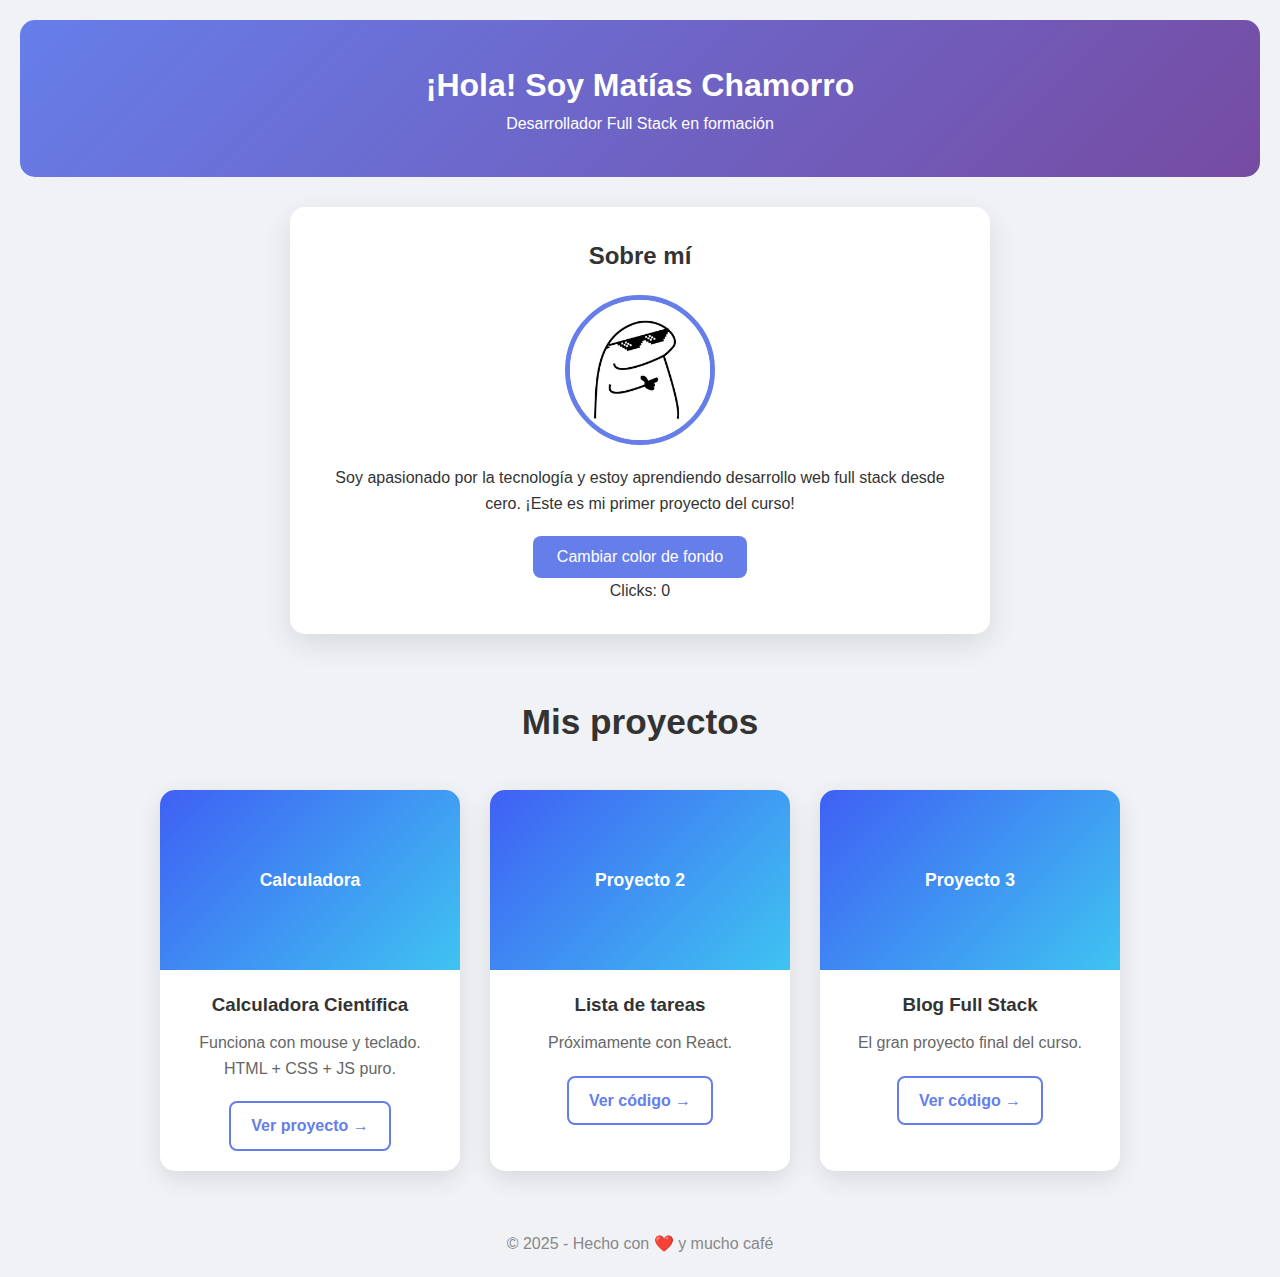
<file: index.html>
<!DOCTYPE html>
<html lang="es">
<head>
    <meta charset="UTF-8">
    <meta name="viewport" content="width=device-width, initial-scale=1.0">
    <title>Mi Portafolio</title>
    <link rel="stylesheet" href="styles.css">
    
</head>
<body>
    <header>
        <h1>¡Hola! Soy Matías Chamorro</h1>
        <p>Desarrollador Full Stack en formación</p>
    </header>

    <main>
        <section class="card">
            <h2>Sobre mí</h2>
            <img src="foto.jpg" alt="Foto de Matías Chamorro" class="foto-perfil">
            <p>Soy apasionado por la tecnología y estoy aprendiendo desarrollo web full stack desde cero. 
               ¡Este es mi primer proyecto del curso!</p>
            <button id="btn-color">Cambiar color de fondo</button>
            <p>Clicks: <span id="contador">0</span></p>
        </section>
        <section class="proyectos">
            <h2>Mis proyectos</h2>
            <div class="grid">
                <div class="tarjeta-proyecto">
                    <div class="imagen-placeholder">Calculadora</div>
                    <h3>Calculadora Científica</h3>
                    <p>Funciona con mouse y teclado. HTML + CSS + JS puro.</p>
                    <a href="calculadora/calculadora.html" class="btn-secundario">Ver proyecto →</a>
                </div>

                <div class="tarjeta-proyecto">
                    <div class="imagen-placeholder">Proyecto 2</div>
                    <h3>Lista de tareas</h3>
                    <p>Próximamente con React.</p>
                    <a href="#" class="btn-secundario">Ver código →</a>
                </div>

                <div class="tarjeta-proyecto">
                    <div class="imagen-placeholder">Proyecto 3</div>
                    <h3>Blog Full Stack</h3>
                    <p>El gran proyecto final del curso.</p>
                    <a href="#" class="btn-secundario">Ver código →</a>
                </div>
            </div>
        </section>
    </main>

    <footer>
        <p>© 2025 - Hecho con ❤️ y mucho café</p>
    </footer>

    <script src="script.js"></script>
</body>
</html>
</file>
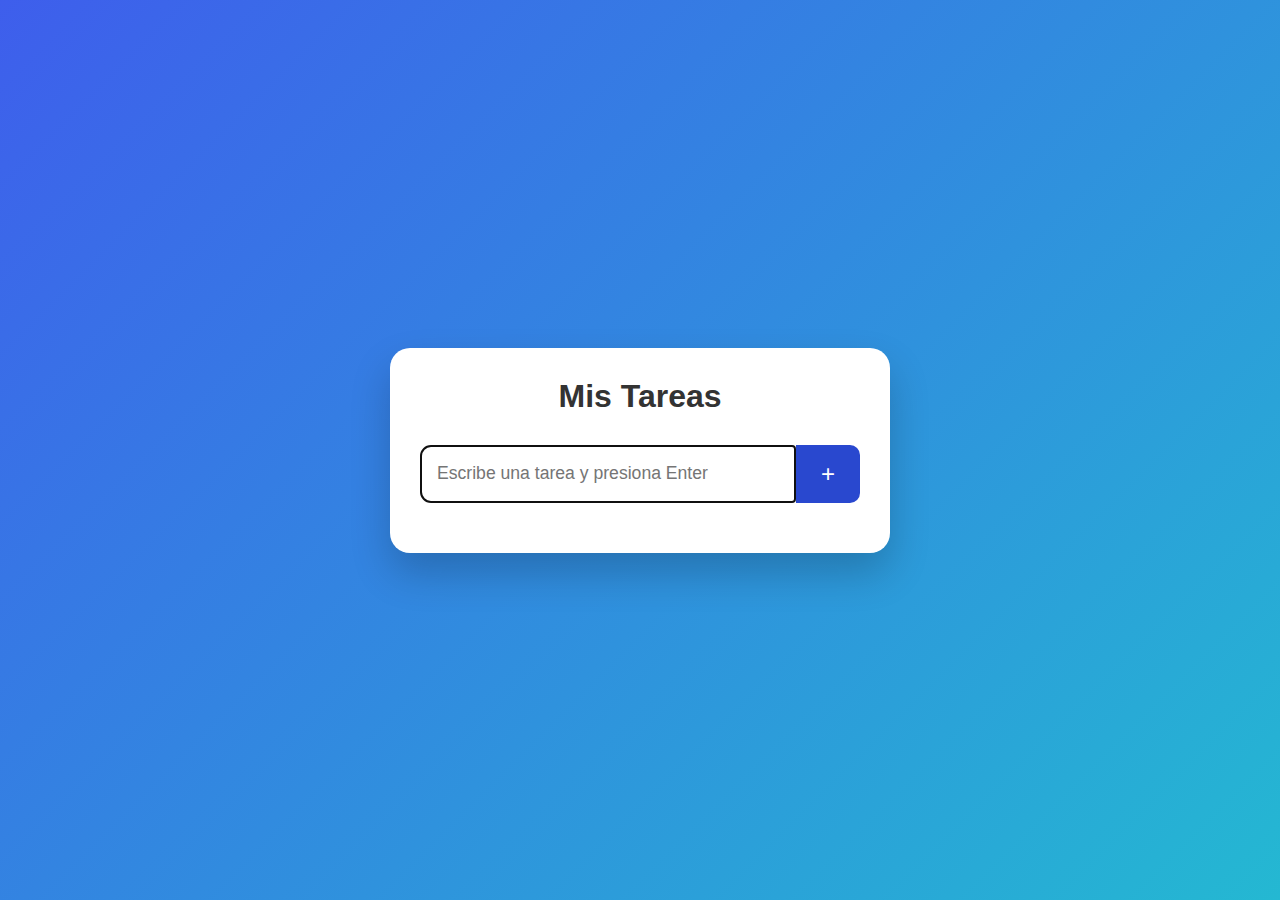
<file: lista_tareas/index.html>
<!DOCTYPE html>
<html lang="es">
<head>
    <meta charset="UTF-8">
    <meta name="viewport" content="width=device-width, initial-scale=1.0">
    <title>Lista de Tareas</title>
    <link rel="stylesheet" href="style.css">
</head>
<body>
    <div class="container">
        <h1>Mis Tareas</h1>
        <div class="input-box">
            <input type="text" id="nueva-tarea" placeholder="Escribe una tarea y presiona Enter" autofocus>
            <button id="agregar">+</button>
        </div>
        <ul id="lista"></ul>
    </div>
    <script src="app.js"></script>
</body>
</html>
</file>
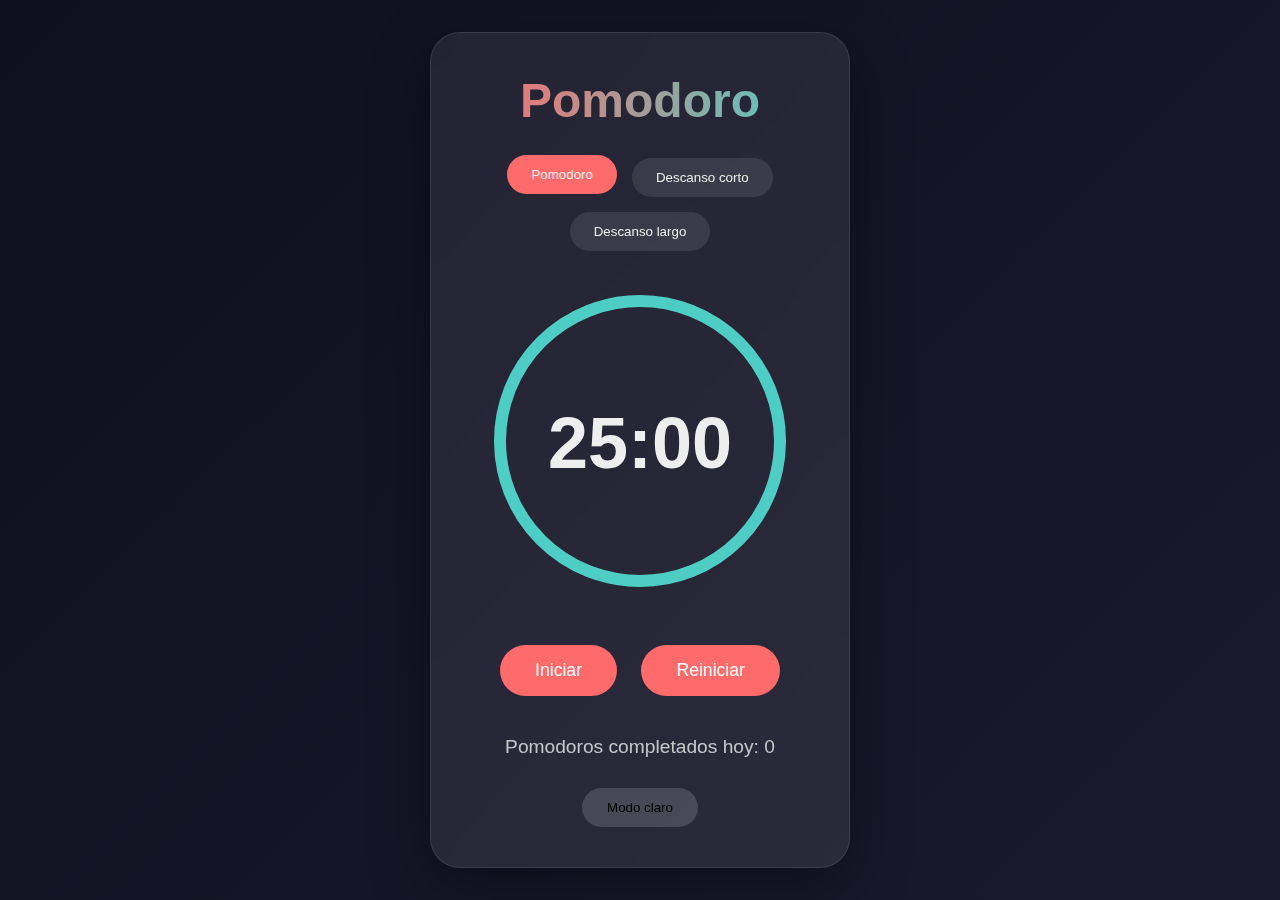
<file: pomodoro/index.html>
<!DOCTYPE html>
<html lang="es">
<head>
    <meta charset="UTF-8">
    <meta name="viewport" content="width=device-width, initial-scale=1.0">
    <title>Pomodoro Obsidian</title>
    <link rel="stylesheet" href="style.css">
</head>
<body>
    <div class="container">
        <div class="card">
            <h1>Pomodoro</h1>
            <div class="modes">
                <button class="mode active" data-time="25">Pomodoro</button>
                <button class="mode" data-time="5">Descanso corto</button>
                <button class="mode" data-time="15">Descanso largo</button>
            </div>

            <div class="timer">
                <svg class="progress-ring" width="300" height="300">
                    <circle class="ring-bg" cx="150" cy="150" r="140"></circle>
                    <circle class="ring-progress" cx="150" cy="150" r="140"></circle>
                </svg>
                <div class="time-display" id="time">25:00</div>
            </div>

            <div class="controls">
                <button id="start">Iniciar</button>
                <button id="pause" class="hidden">Pausar</button>
                <button id="reset">Reiniciar</button>
            </div>

            <div class="stats">
                Pomodoros completados hoy: <span id="count">0</span>
            </div>

            <button id="theme-toggle">Modo claro</button>
        </div>
    </div>

    <audio id="bell" src="https://assets.mixkit.co/sfx/preview/mixkit-bell-notification-933.mp3"></audio>

    <script src="app.js"></script>
</body>
</html>
</file>
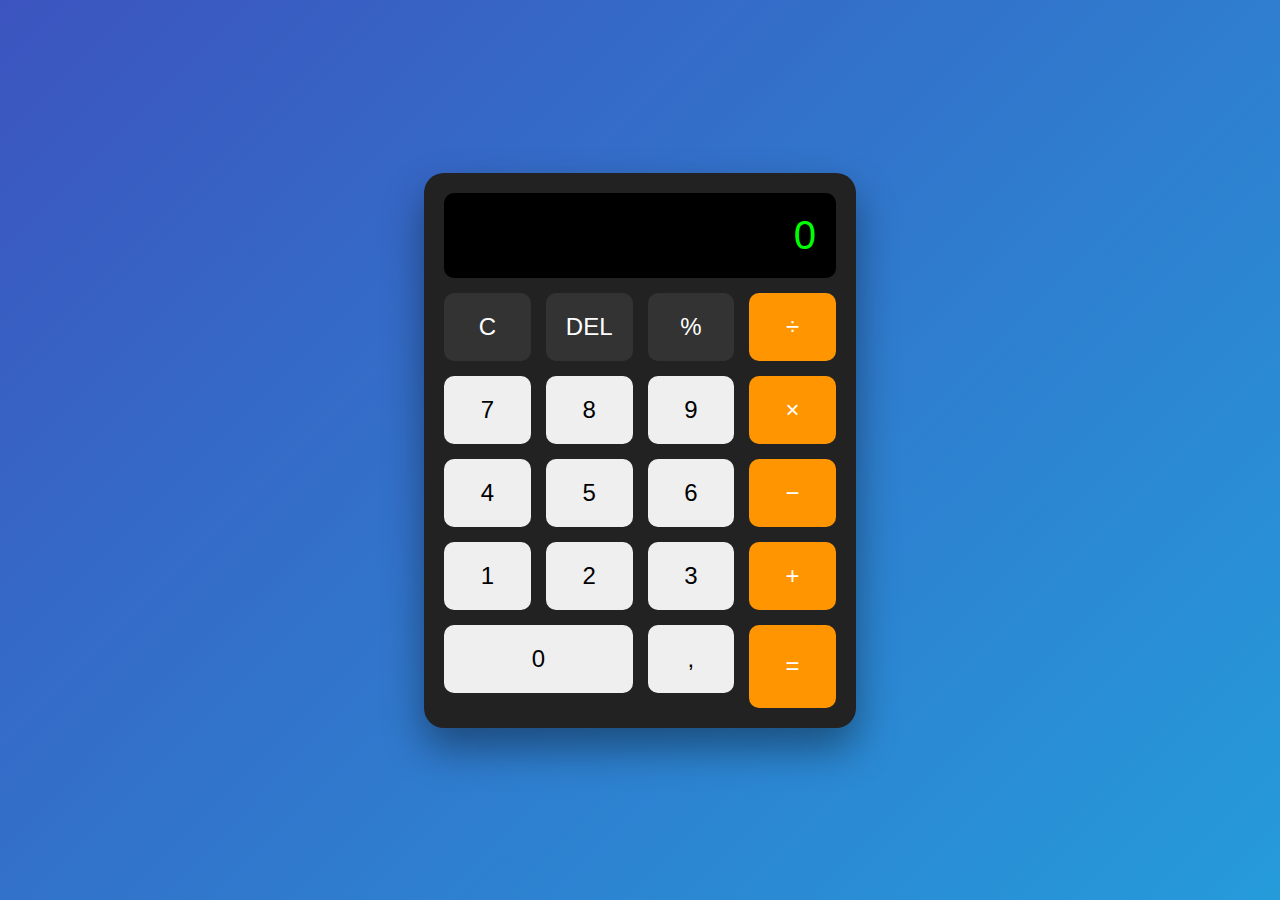
<file: calculadora/calculadora.html>
<!DOCTYPE html>
<html lang="es">
<head>
    <meta charset="UTF-8">
    <meta name="viewport" content="width=device-width, initial-scale=1.0">
    <title>Calculadora - Matías Chamorro</title>
    <link rel="stylesheet" href="calc.css">
</head>
<body>
    <div class="calculadora">
        <div class="pantalla" id="pantalla">0</div>
        <div class="botones">
            <button class="gris" data-val="C">C</button>
            <button class="gris" data-val="DEL">DEL</button>
            <button class="gris" data-val="%">%</button>
            <button class="naranja" data-val="/">÷</button>

            <button data-val="7">7</button>
            <button data-val="8">8</button>
            <button data-val="9">9</button>
            <button class="naranja" data-val="*">×</button>

            <button data-val="4">4</button>
            <button data-val="5">5</button>
            <button data-val="6">6</button>
            <button class="naranja" data-val="-">−</button>

            <button data-val="1">1</button>
            <button data-val="2">2</button>
            <button data-val="3">3</button>
            <button class="naranja" data-val="+">+</button>

            <button data-val="0" class="cero">0</button>
            <button data-val=".">,</button>
            <button class="naranja igual" data-val="=">=</button>
        </div>
    </div>

    <script src="calc.js"></script>
</body>
</html>
</file>
<file: lista_tareas/style.css>
* { margin:0; padding:0; box-sizing:border-box; }
body {
    font-family: 'Segoe UI', sans-serif;
    background: linear-gradient(135deg, #3e5eec, #24b8d2);
    min-height: 100vh;
    display: flex;
    align-items: center;
    justify-content: center;
}
.container {
    background: white;
    padding: 30px;
    border-radius: 20px;
    box-shadow: 0 20px 40px rgba(0,0,0,0.2);
    width: 90%;
    max-width: 500px;
}
h1 { text-align: center; margin-bottom: 30px; color: #333; }
.input-box {
    display: flex;
    margin-bottom: 20px;
}
#nueva-tarea {
    flex: 1;
    padding: 15px;
    font-size: 1.1rem;
    border: 2px solid #ddd;
    border-radius: 10px 0 0 10px;
}
#agregar {
    padding: 15px 25px;
    font-size: 1.5rem;
    background: #2948cf;
    color: white;
    border: none;
    border-radius: 0 10px 10px 0;
    cursor: pointer;
}
#lista {
    list-style: none;
}
#lista li {
    background: #f8f9fa;
    margin: 10px 0;
    padding: 15px;
    border-radius: 10px;
    display: flex;
    justify-content: space-between;
    align-items: center;
    transition: all 0.3s;
}
#lista li.completada {
    text-decoration: line-through;
    opacity: 0.6;
    background: #e9ecef;
}
.borrar {
    background: #e74c3c;
    color: white;
    border: none;
    padding: 8px 12px;
    border-radius: 50%;
    cursor: pointer;
}

/* === RESPONSIVE PERFECTO EN MÓVIL === */
@media (max-width: 480px) {
    .container {
        padding: 20px;
        margin: 10px;
    }
    .input-box {
        flex-direction: column;
    }
    #nueva-tarea {
        border-radius: 10px !important;
        margin-bottom: 10px;
    }
    #agregar {
        border-radius: 10px !important;
        padding: 15px;
    }
}
</file>
<file: pomodoro/style.css>
* { margin:0; padding:0; box-sizing:border-box; }
body {
    font-family: 'Segoe UI', sans-serif;
    min-height: 100vh;
    background: linear-gradient(135deg, #0f0f1e, #1a1a2e);
    color: #eee;
    display: flex;
    align-items: center;
    justify-content: center;
    transition: all 0.5s;
}
body.light {
    background: linear-gradient(135deg, #8599f3, #5c58c6);
    color: #333;
}

.container { width: 100%; padding: 20px; }
.card {
    background: rgba(255,255,255,0.08);
    backdrop-filter: blur(20px);
    -webkit-backdrop-filter: blur(20px);
    border-radius: 30px;
    padding: 40px 30px;
    max-width: 420px;
    margin: 0 auto;
    text-align: center;
    box-shadow: 0 20px 60px rgba(0,0,0,0.4);
    border: 1px solid rgba(255,255,255,0.1);
}
h1 { font-size: 3rem; margin-bottom: 30px; background: linear-gradient(90deg, #ff6b6b, #4ecdc4); background-clip: text; -webkit-background-clip: text; -webkit-text-fill-color: transparent; }

.modes { display: flex; gap: 15px; justify-content: center; margin-bottom: 40px; flex-wrap: wrap; }
.mode {
    padding: 12px 24px;
    background: rgba(255,255,255,0.1);
    border: none;
    border-radius: 50px;
    color: #eee;
    cursor: pointer;
    transition: all 0.3s;
}
.mode.active, .mode:hover { background: #ff6b6b; transform: translateY(-3px); }

.timer { position: relative; margin: 40px 0; }
.progress-ring { transform: rotate(-90deg); }
.ring-bg { stroke: rgba(255,255,255,0.1); stroke-width: 12; fill: none; }
.ring-progress { stroke: #4ecdc4; stroke-width: 12; fill: none; stroke-linecap: round; transition: stroke-dashoffset 1s linear; }
.time-display {
    position: absolute;
    top: 50%; left: 50%;
    transform: translate(-50%, -50%);
    font-size: 4.5rem;
    font-weight: bold;
}

.controls button {
    padding: 15px 35px;
    margin: 10px;
    border: none;
    border-radius: 50px;
    font-size: 1.1rem;
    cursor: pointer;
    background: #ff6b6b;
    color: white;
    transition: all 0.3s;
}
.controls button:hover { transform: scale(1.05); }
.hidden { display: none; }

.stats { margin-top: 30px; font-size: 1.2rem; opacity: 0.8; }
#theme-toggle {
    margin-top: 30px;
    padding: 12px 25px;
    background: rgba(255,255,255,0.15);
    border: none;
    border-radius: 50px;
    cursor: pointer;
}

/* Responsive */
@media (max-width: 480px) {
    .card { padding: 30px 20px; }
    .time-display { font-size: 3.5rem; }
    .progress-ring { width: 250px; height: 250px; }
    circle { r: 115; }
}

/* RESPONSIVE MÓVIL PERFECTO */
@media (max-width: 480px) {
    .card {
        padding: 25px 15px;
        border-radius: 25px;
    }
    h1 { font-size: 2.4rem; }

    .modes {
        gap: 10px;
        margin-bottom: 30px;
    }
    .mode {
        padding: 10px 16px;
        font-size: 0.95rem;
    }

    .timer {
        margin: 30px 0;
    }
    .progress-ring {
        width: 240px !important;
        height: 240px !important;
    }
    .progress-ring circle {
        r: 110;
        cx: 120;
        cy: 120;
    }
    .time-display {
        font-size: 3.5rem;
    }

    .controls button {
        padding: 14px 30px;
        margin: 8px;
        font-size: 1rem;
    }

    #theme-toggle {
        margin-top: 25px;
        padding: 10px 20px;
    }
}

/* Para pantallas muy pequeñas (iPhone SE, etc.) */
@media (max-width: 370px) {
    .progress-ring { width: 200px !important; height: 200px !important; }
    .progress-ring circle { r: 90; cx: 100; cy: 100; }
    .time-display { font-size: 3rem; }
}
</file>
<file: calculadora/calc.css>
* { margin:0; padding:0; box-sizing:border-box; }
body {
    font-family: 'Segoe UI', sans-serif;
    background: linear-gradient(135deg, #3c54bf, #259bda);
    height: 100vh;
    display: flex;
    align-items: center;
    justify-content: center;
}
.calculadora {
    background: #222;
    padding: 20px;
    border-radius: 20px;
    box-shadow: 0 20px 40px rgba(0,0,0,0.4);
}
.pantalla {
    background: #000;
    color: #0f0;
    font-size: 2.5rem;
    text-align: right;
    padding: 20px;
    border-radius: 10px;
    margin-bottom: 15px;
    min-height: 80px;
    overflow: hidden;
}
.botones {
    display: grid;
    grid-template-columns: repeat(4, 1fr);
    gap: 15px;
}
button {
    padding: 20px;
    font-size: 1.5rem;
    border: none;
    border-radius: 10px;
    cursor: pointer;
    transition: all 0.2s;
}
button:hover { opacity: 0.8; transform: scale(1.05); }
button:active { transform: scale(0.95); }
.gris { background: #333; color: white; }
.naranja { background: #ff9500; color: white; }
.cero { grid-column: span 2; }
.igual { grid-row: span 2; background: #ff9500; }
</file>
<file: styles.css>
/* Reset básico y tipografía */
* {
    margin: 0;
    padding: 0;
    box-sizing: border-box;
}

body {
    font-family: 'Segoe UI', Arial, sans-serif;
    background-color: #f0f2f5;
    color: #333;
    line-height: 1.6;
    padding: 20px;
}

/* Header bonito */
header {
    text-align: center;
    padding: 40px 20px;
    background: linear-gradient(135deg, #667eea, #764ba2);
    color: white;
    border-radius: 15px;
    margin-bottom: 30px;
}

/* Tarjeta principal */
.card {
    max-width: 700px;
    margin: 0 auto;
    background: white;
    padding: 30px;
    border-radius: 15px;
    box-shadow: 0 10px 30px rgba(0,0,0,0.1);
    text-align: center;
}

button {
    margin-top: 20px;
    padding: 12px 24px;
    font-size: 16px;
    background-color: #667eea;
    color: white;
    border: none;
    border-radius: 8px;
    cursor: pointer;
    transition: all 0.3s;
}

button:hover {
    background-color: #5a67d8;
    transform: scale(1.05);
}

/* Footer */
footer {
    text-align: center;
    margin-top: 40px;
    color: #888;
}

/* Responsive */
@media (max-width: 600px) {
    .card { padding: 20px; }
    header { padding: 30px 15px; }
}

.foto-perfil {
    width: 150px;
    height: 150px;
    border-radius: 50%;
    object-fit: cover;
    margin: 20px auto;
    display: block;
    border: 5px solid #667eea;
}

/* Sección proyectos */
.proyectos {
    max-width: 1000px;
    margin: 60px auto;
    text-align: center;
}

.proyectos h2 {
    margin-bottom: 40px;
    font-size: 2.2rem;
    color: #333;
}

.grid {
    display: grid;
    grid-template-columns: repeat(auto-fit, minmax(280px, 1fr));
    gap: 30px;
    padding: 0 20px;
}

.tarjeta-proyecto {
    background: white;
    border-radius: 15px;
    overflow: hidden;
    box-shadow: 0 8px 25px rgba(0,0,0,0.1);
    transition: transform 0.3s, box-shadow 0.3s;
}

.tarjeta-proyecto:hover {
    transform: translateY(-10px);
    box-shadow: 0 20px 40px rgba(0,0,0,0.15);
}

.imagen-placeholder {
    height: 180px;
    background: linear-gradient(135deg, #3f60f4, #3fc4f1);
    color: white;
    display: flex;
    align-items: center;
    justify-content: center;
    font-size: 1.1rem;
    font-weight: bold;
}

.tarjeta-proyecto h3 {
    margin: 20px 0 10px;
    color: #333;
}

.tarjeta-proyecto p {
    padding: 0 20px;
    color: #666;
    margin-bottom: 20px;
}

.btn-secundario {
    display: inline-block;
    margin-bottom: 20px;
    padding: 10px 20px;
    background-color: transparent;
    color: #667eea;
    border: 2px solid #667eea;
    border-radius: 8px;
    text-decoration: none;
    font-weight: bold;
    transition: all 0.3s;
}

.btn-secundario:hover {
    background-color: #667eea;
    color: white;
}
</file>
